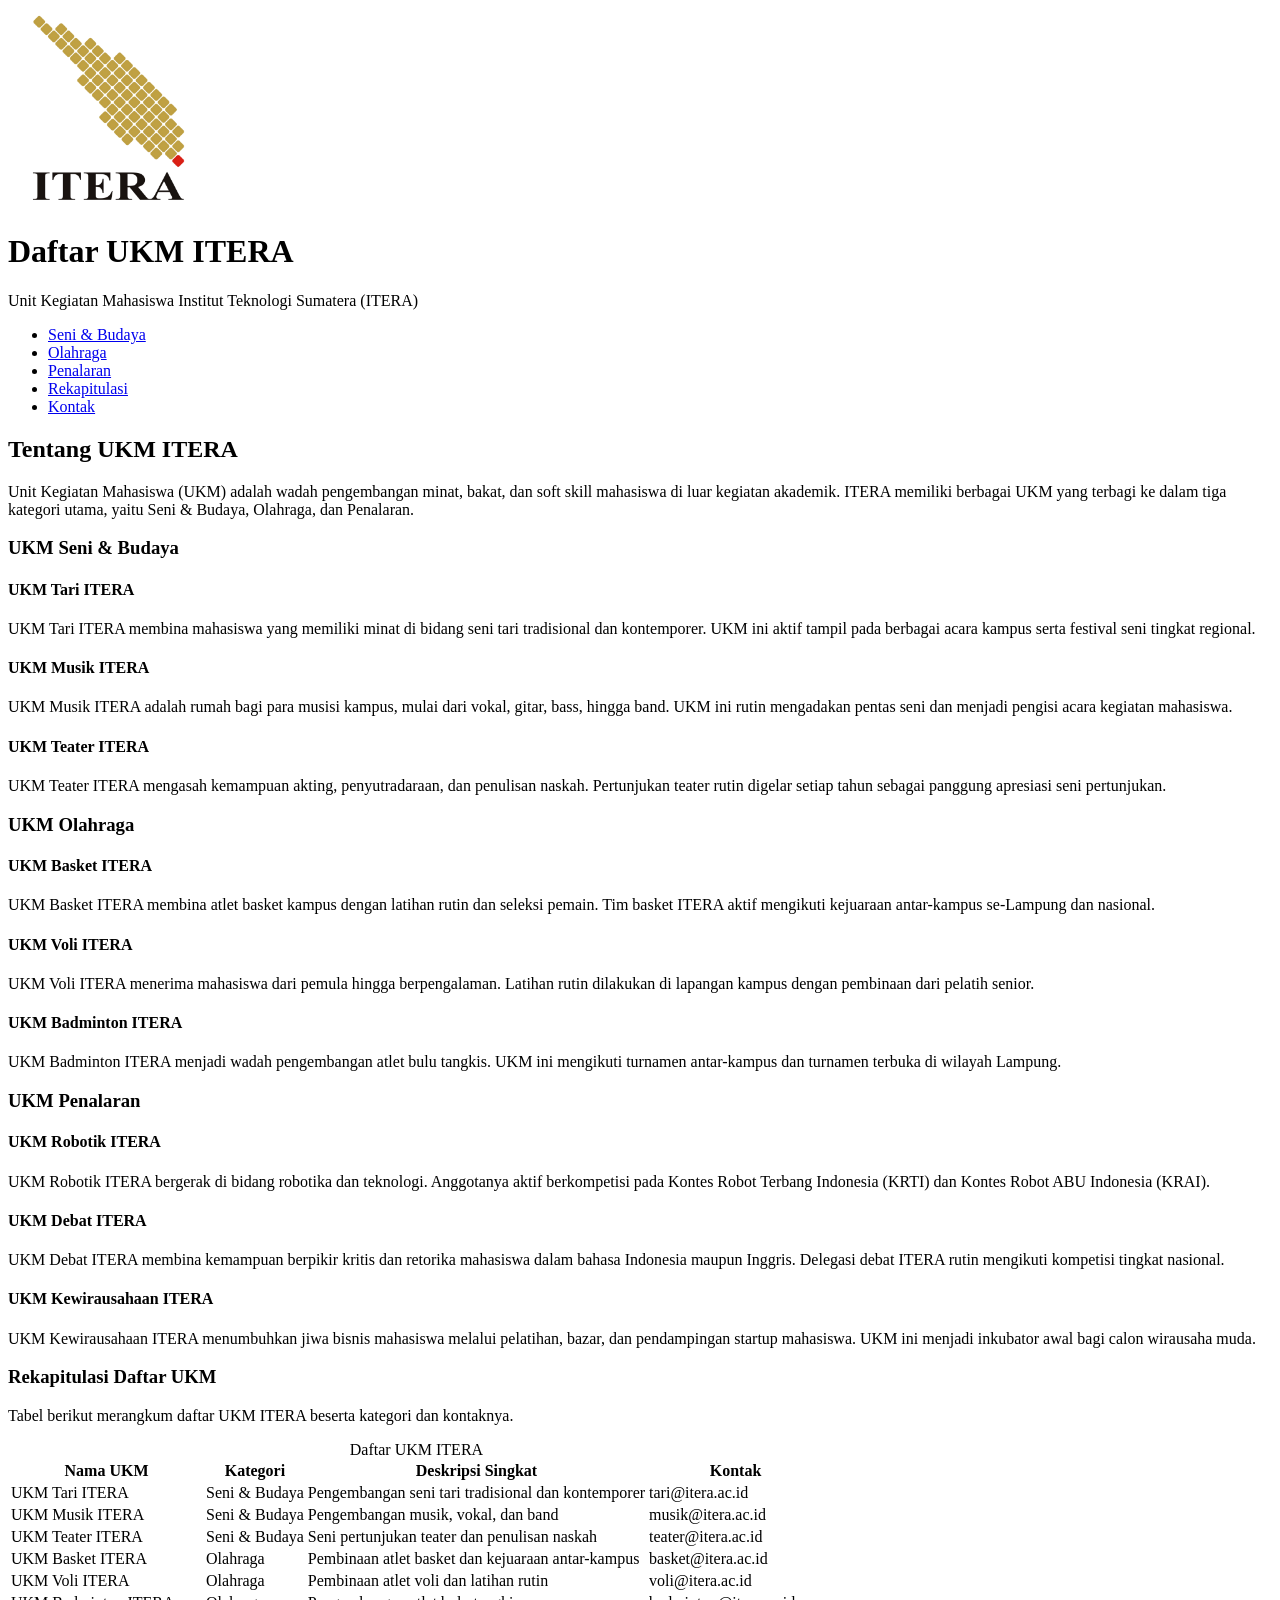
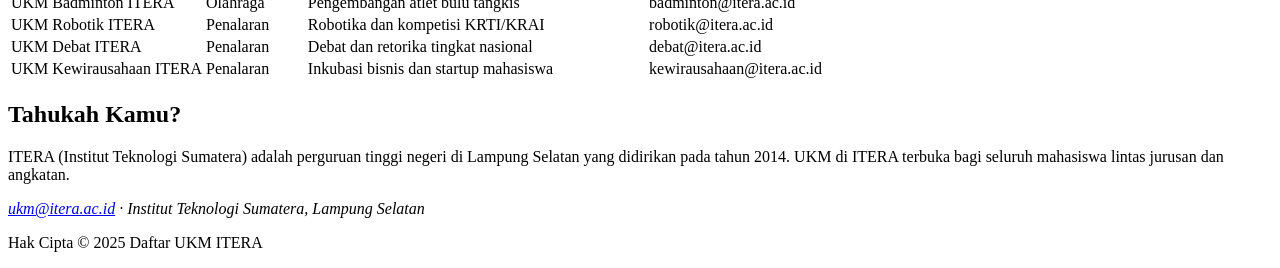
<file: tugas2/index.html>
<!DOCTYPE html>
<html lang="id">

<head>
    <meta charset="UTF-8">
    <meta name="viewport" content="width=device-width, initial-scale=1.0">
    <title>Daftar UKM ITERA</title>
</head>

<body>

    <header>
        <img src="Logo_ITERA.png" width="200" title="Logo Itera" alt="Itera, Institut teknologi Sumatera">
        <h1>Daftar UKM ITERA</h1>
        <p>Unit Kegiatan Mahasiswa Institut Teknologi Sumatera (ITERA)</p>
    </header>

    <nav>
        <ul>
            <li><a href="#seni-budaya">Seni &amp; Budaya</a></li>
            <li><a href="#olahraga">Olahraga</a></li>
            <li><a href="#penalaran">Penalaran</a></li>
            <li><a href="#rekap">Rekapitulasi</a></li>
            <li><a href="#kontak">Kontak</a></li>
        </ul>
    </nav>

    <main>
        <article>
            <h2>Tentang UKM ITERA</h2>
            <p>
                Unit Kegiatan Mahasiswa (UKM) adalah wadah pengembangan minat, bakat, dan
                soft skill mahasiswa di luar kegiatan akademik. ITERA memiliki berbagai UKM
                yang terbagi ke dalam tiga kategori utama, yaitu Seni &amp; Budaya,
                Olahraga, dan Penalaran.
            </p>

            <section id="seni-budaya">
                <h3>UKM Seni &amp; Budaya</h3>

                <section>
                    <h4>UKM Tari ITERA</h4>
                    <p>
                        UKM Tari ITERA membina mahasiswa yang memiliki minat di bidang seni
                        tari tradisional dan kontemporer. UKM ini aktif tampil pada berbagai
                        acara kampus serta festival seni tingkat regional.
                    </p>
                </section>

                <section>
                    <h4>UKM Musik ITERA</h4>
                    <p>
                        UKM Musik ITERA adalah rumah bagi para musisi kampus, mulai dari vokal,
                        gitar, bass, hingga band. UKM ini rutin mengadakan pentas seni dan
                        menjadi pengisi acara kegiatan mahasiswa.
                    </p>
                </section>

                <section>
                    <h4>UKM Teater ITERA</h4>
                    <p>
                        UKM Teater ITERA mengasah kemampuan akting, penyutradaraan, dan
                        penulisan naskah. Pertunjukan teater rutin digelar setiap tahun
                        sebagai panggung apresiasi seni pertunjukan.
                    </p>
                </section>
            </section>

            <section id="olahraga">
                <h3>UKM Olahraga</h3>

                <section>
                    <h4>UKM Basket ITERA</h4>
                    <p>
                        UKM Basket ITERA membina atlet basket kampus dengan latihan rutin
                        dan seleksi pemain. Tim basket ITERA aktif mengikuti kejuaraan
                        antar-kampus se-Lampung dan nasional.
                    </p>
                </section>

                <section>
                    <h4>UKM Voli ITERA</h4>
                    <p>
                        UKM Voli ITERA menerima mahasiswa dari pemula hingga berpengalaman.
                        Latihan rutin dilakukan di lapangan kampus dengan pembinaan dari
                        pelatih senior.
                    </p>
                </section>

                <section>
                    <h4>UKM Badminton ITERA</h4>
                    <p>
                        UKM Badminton ITERA menjadi wadah pengembangan atlet bulu tangkis.
                        UKM ini mengikuti turnamen antar-kampus dan turnamen terbuka
                        di wilayah Lampung.
                    </p>
                </section>
            </section>

            <section id="penalaran">
                <h3>UKM Penalaran</h3>

                <section>
                    <h4>UKM Robotik ITERA</h4>
                    <p>
                        UKM Robotik ITERA bergerak di bidang robotika dan teknologi.
                        Anggotanya aktif berkompetisi pada Kontes Robot Terbang Indonesia
                        (KRTI) dan Kontes Robot ABU Indonesia (KRAI).
                    </p>
                </section>

                <section>
                    <h4>UKM Debat ITERA</h4>
                    <p>
                        UKM Debat ITERA membina kemampuan berpikir kritis dan retorika
                        mahasiswa dalam bahasa Indonesia maupun Inggris. Delegasi debat
                        ITERA rutin mengikuti kompetisi tingkat nasional.
                    </p>
                </section>

                <section>
                    <h4>UKM Kewirausahaan ITERA</h4>
                    <p>
                        UKM Kewirausahaan ITERA menumbuhkan jiwa bisnis mahasiswa melalui
                        pelatihan, bazar, dan pendampingan startup mahasiswa. UKM ini
                        menjadi inkubator awal bagi calon wirausaha muda.
                    </p>
                </section>
            </section>

            <section id="rekap">
                <h3>Rekapitulasi Daftar UKM</h3>
                <p>Tabel berikut merangkum daftar UKM ITERA beserta kategori dan kontaknya.</p>

                <table>
                    <caption>Daftar UKM ITERA</caption>
                    <thead>
                        <tr>
                            <th scope="col">Nama UKM</th>
                            <th scope="col">Kategori</th>
                            <th scope="col">Deskripsi Singkat</th>
                            <th scope="col">Kontak</th>
                        </tr>
                    </thead>
                    <tbody>
                        <tr>
                            <td>UKM Tari ITERA</td>
                            <td>Seni &amp; Budaya</td>
                            <td>Pengembangan seni tari tradisional dan kontemporer</td>
                            <td>tari@itera.ac.id</td>
                        </tr>
                        <tr>
                            <td>UKM Musik ITERA</td>
                            <td>Seni &amp; Budaya</td>
                            <td>Pengembangan musik, vokal, dan band</td>
                            <td>musik@itera.ac.id</td>
                        </tr>
                        <tr>
                            <td>UKM Teater ITERA</td>
                            <td>Seni &amp; Budaya</td>
                            <td>Seni pertunjukan teater dan penulisan naskah</td>
                            <td>teater@itera.ac.id</td>
                        </tr>
                        <tr>
                            <td>UKM Basket ITERA</td>
                            <td>Olahraga</td>
                            <td>Pembinaan atlet basket dan kejuaraan antar-kampus</td>
                            <td>basket@itera.ac.id</td>
                        </tr>
                        <tr>
                            <td>UKM Voli ITERA</td>
                            <td>Olahraga</td>
                            <td>Pembinaan atlet voli dan latihan rutin</td>
                            <td>voli@itera.ac.id</td>
                        </tr>
                        <tr>
                            <td>UKM Badminton ITERA</td>
                            <td>Olahraga</td>
                            <td>Pengembangan atlet bulu tangkis</td>
                            <td>badminton@itera.ac.id</td>
                        </tr>
                        <tr>
                            <td>UKM Robotik ITERA</td>
                            <td>Penalaran</td>
                            <td>Robotika dan kompetisi KRTI/KRAI</td>
                            <td>robotik@itera.ac.id</td>
                        </tr>
                        <tr>
                            <td>UKM Debat ITERA</td>
                            <td>Penalaran</td>
                            <td>Debat dan retorika tingkat nasional</td>
                            <td>debat@itera.ac.id</td>
                        </tr>
                        <tr>
                            <td>UKM Kewirausahaan ITERA</td>
                            <td>Penalaran</td>
                            <td>Inkubasi bisnis dan startup mahasiswa</td>
                            <td>kewirausahaan@itera.ac.id</td>
                        </tr>
                    </tbody>
                </table>
            </section>
        </article>
    </main>

    <aside>
        <h2>Tahukah Kamu?</h2>
        <p>
            ITERA (Institut Teknologi Sumatera) adalah perguruan tinggi negeri di
            Lampung Selatan yang didirikan pada tahun 2014. UKM di ITERA terbuka
            bagi seluruh mahasiswa lintas jurusan dan angkatan.
        </p>
    </aside>

    <footer id="kontak">
        <address>
            <a href="mailto:ukm@itera.ac.id">ukm@itera.ac.id</a>
            &middot;
            Institut Teknologi Sumatera, Lampung Selatan
        </address>
        <p>Hak Cipta &copy; 2025 Daftar UKM ITERA</p>
    </footer>

</body>

</html>
</file>
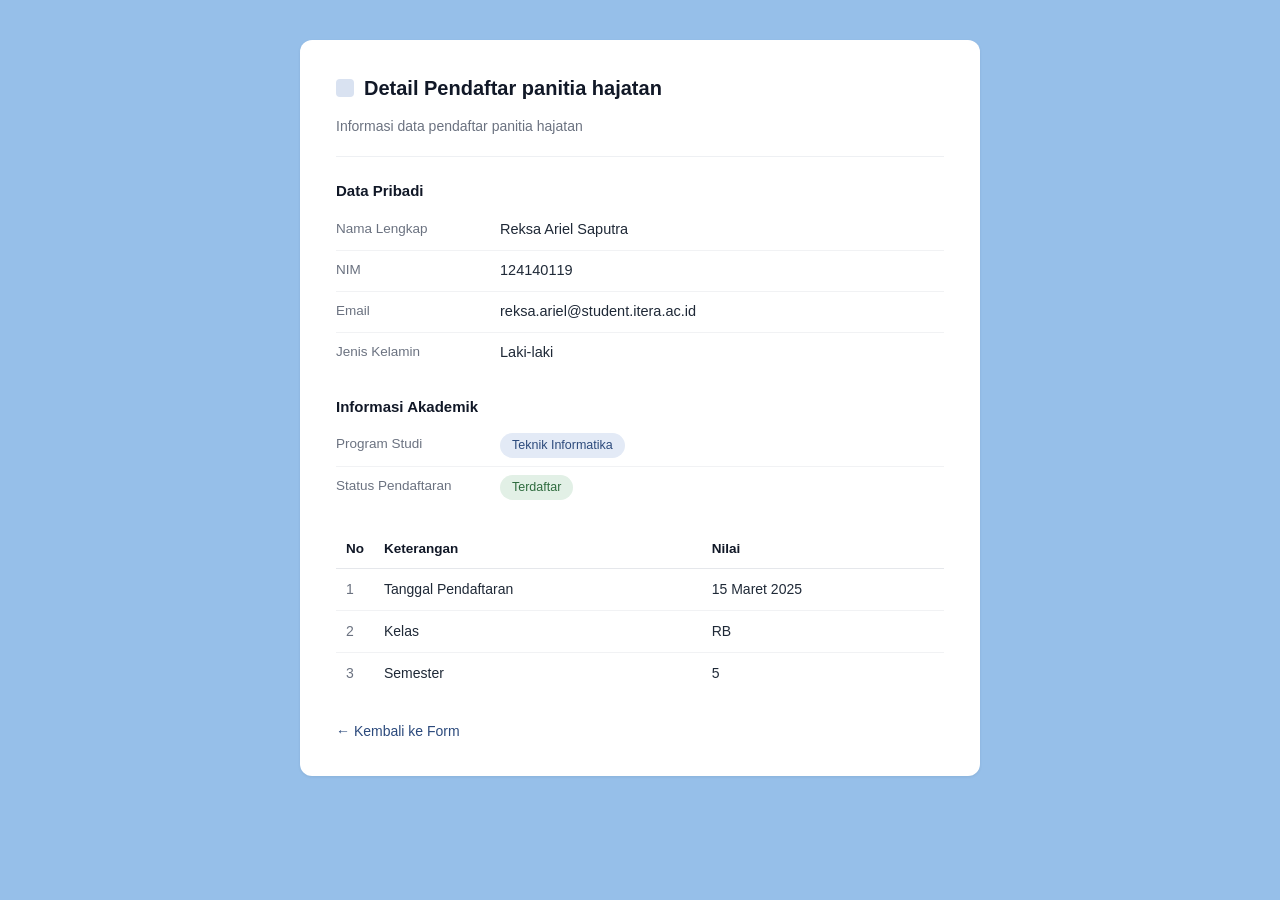
<file: Task_3/RB-Reksa Ariel Saputra-124140119-Tugas3-Pemweb-data.html>
<!DOCTYPE html>
<html lang="id">
<head>
    <meta charset="UTF-8">
    <meta name="viewport" content="width=device-width, initial-scale=1.0">
    <title>Detail Pendaftar</title>
    <link rel="stylesheet" href="styles.css">
</head>
<body>
    <div class="container detail-container">
        <h1 id="page-title">Detail Pendaftar panitia hajatan</h1>
        <p class="page-sub">Informasi data pendaftar panitia hajatan</p>
        
        <div id="detail-content">
            <div class="info-card">
                <h2>Data Pribadi</h2>
                <div class="info-row">
                    <span class="info-label">Nama Lengkap</span>
                    <span class="info-value">Reksa Ariel Saputra</span>
                </div>
                <div class="info-row">
                    <span class="info-label">NIM</span>
                    <span class="info-value">124140119</span>
                </div>
                <div class="info-row">
                    <span class="info-label">Email</span>
                    <span class="info-value">reksa.ariel@student.itera.ac.id</span>
                </div>
                <div class="info-row">
                    <span class="info-label">Jenis Kelamin</span>
                    <span class="info-value">Laki-laki</span>
                </div>
            </div>

            <div class="info-card">
                <h2>Informasi Akademik</h2>
                <div class="info-row">
                    <span class="info-label">Program Studi</span>
                    <span class="info-value">
                        <span class="badge badge-primary">Teknik Informatika</span>
                    </span>
                </div>
                <div class="info-row">
                    <span class="info-label">Status Pendaftaran</span>
                    <span class="info-value">
                        <span class="badge badge-success">Terdaftar</span>
                    </span>
                </div>
            </div>

            <table>
                <thead>
                    <tr>
                        <th>No</th>
                        <th>Keterangan</th>
                        <th>Nilai</th>
                    </tr>
                </thead>
                <tbody>
                    <tr>
                        <td>1</td>
                        <td>Tanggal Pendaftaran</td>
                        <td>15 Maret 2025</td>
                    </tr>
                    <tr>
                        <td>2</td>
                        <td>Kelas</td>
                        <td>RB</td>
                    </tr>
                    <tr>
                        <td>3</td>
                        <td>Semester</td>
                        <td>5</td>
                    </tr>
                </tbody>
            </table>
        </div>

        <a href="RB-Reksa Ariel Saputra-124140119-Tugas3-Pemweb-pendaftaran.html" class="btn-back">← Kembali ke Form</a>
    </div>
</body>
</html>
</file>
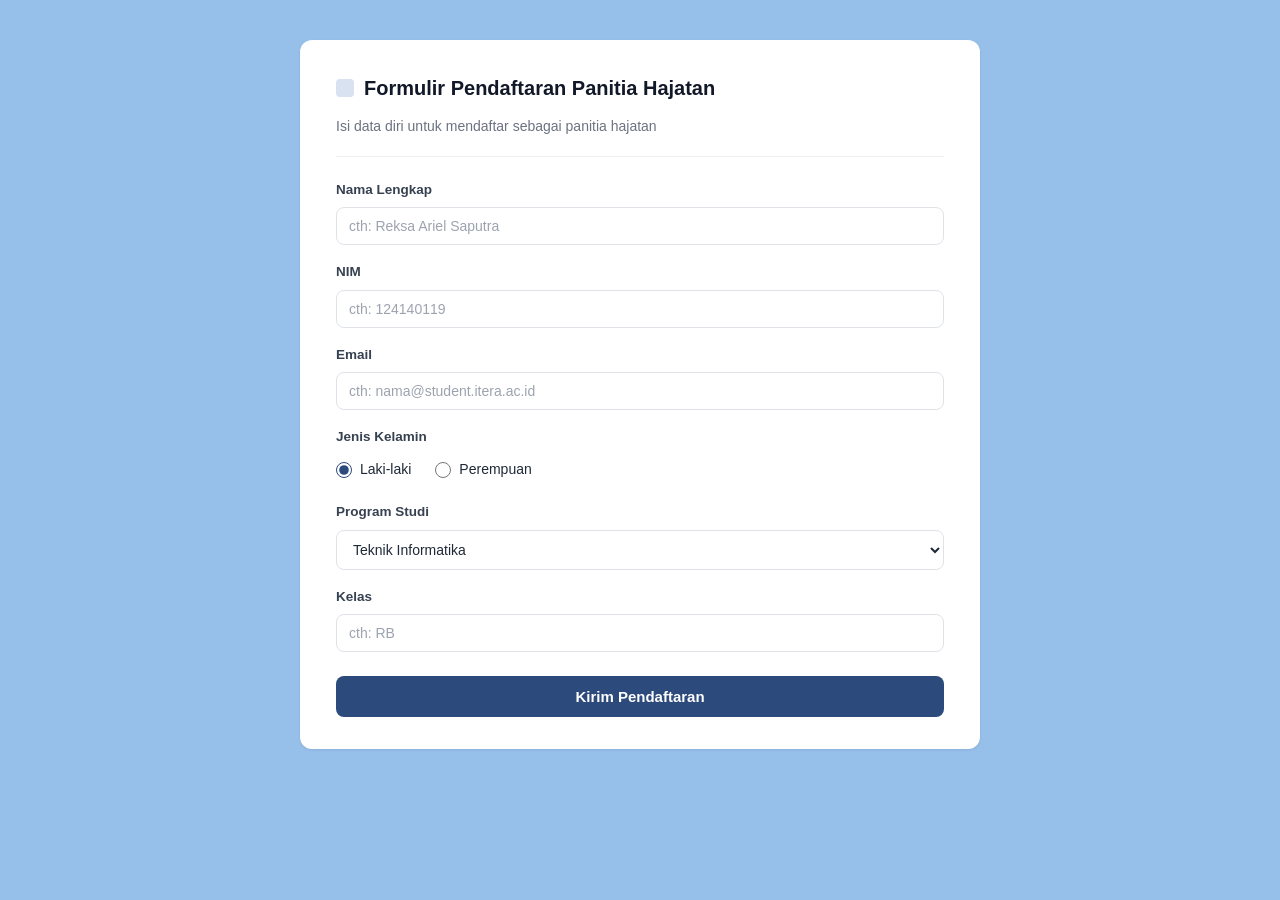
<file: Task_3/RB-Reksa Ariel Saputra-124140119-Tugas3-Pemweb-pendaftaran.html>
<!DOCTYPE html>
<html lang="id">
<head>
    <meta charset="UTF-8">
    <meta name="viewport" content="width=device-width, initial-scale=1.0">
    <title>Formulir Pendaftaran Panitia Hajatan</title>
    <link rel="stylesheet" href="styles.css">
</head>
<body>
    <div class="container detail-container">
        <h1 id="page-title">Formulir Pendaftaran Panitia Hajatan</h1>
        <p class="page-sub">Isi data diri untuk mendaftar sebagai panitia hajatan</p>

        <form action="detail.html" method="get">
            <div class="form-group">
                <label for="nama">Nama Lengkap</label>
                <input type="text" id="nama" name="nama" placeholder="cth: Reksa Ariel Saputra" required>
            </div>

            <div class="form-group">
                <label for="nim">NIM</label>
                <input type="text" id="nim" name="nim" placeholder="cth: 124140119" required>
            </div>

            <div class="form-group">
                <label for="email">Email</label>
                <input type="email" id="email" name="email" placeholder="cth: nama@student.itera.ac.id" required>
            </div>

            <div class="form-group">
                <span class="form-label">Jenis Kelamin</span>
                <div class="radio-group">
                    <label class="radio"><input type="radio" name="jk" value="Laki-laki" checked> Laki-laki</label>
                    <label class="radio"><input type="radio" name="jk" value="Perempuan"> Perempuan</label>
                </div>
            </div>

            <div class="form-group">
                <label for="prodi">Program Studi</label>
                <select id="prodi" name="prodi">
                    <option value="Teknik Informatika">Teknik Informatika</option>
                    <option value="Teknik Elektro">Teknik Elektro</option>
                    <option value="Teknik Sipil">Teknik Sipil</option>
                    <option value="Teknik Mesin">Teknik Mesin</option>
                </select>
            </div>

            <div class="form-group">
                <label for="kelas">Kelas</label>
                <input type="text" id="kelas" name="kelas" placeholder="cth: RB">
            </div>

            <button type="submit" class="btn-submit">Kirim Pendaftaran</button>
        </form>
    </div>
</body>
</html>
</file>
<file: Task_3/styles.css>
/* Halaman Detail Pendaftar — tema bersih ala dokumen (kartu putih, aksen kotak) */

* {
    box-sizing: border-box;
    margin: 0;
    padding: 0;
}

body {
    font-family: -apple-system, BlinkMacSystemFont, "Segoe UI", Roboto, "Helvetica Neue", Arial, sans-serif;
    background: #80b1e5d1;
    color: #1f2937;
    line-height: 1.65;
    font-size: 14.5px;
    padding: 40px 20px 64px;
}

.container {
    max-width: 680px;
    margin: 0 auto;
}

.detail-container {
    background: #ffffff;
    border-radius: 12px;
    box-shadow: 0 1px 3px rgba(16, 24, 40, 0.08);
    padding: 32px 36px;
}

/* Judul dengan kotak aksen kecil seperti di contoh */
#page-title {
    font-size: 20px;
    font-weight: 700;
    color: #111827;
}

#page-title::before {
    content: "";
    display: inline-block;
    width: 18px;
    height: 18px;
    background: #d9e2f1;
    border-radius: 4px;
    margin-right: 10px;
    vertical-align: -2px;
}

.page-sub {
    color: #6b7280;
    font-size: 14px;
    margin-top: 10px;
    padding-bottom: 18px;
    border-bottom: 1px solid #eef0f3;
}

/* Bagian: judul tebal sederhana */
.info-card {
    margin-top: 22px;
}

.info-card h2 {
    font-size: 15px;
    font-weight: 700;
    color: #111827;
    margin-bottom: 6px;
}

/* Baris data: label abu, nilai gelap */
.info-row {
    display: flex;
    gap: 14px;
    padding: 8px 0;
    border-bottom: 1px solid #f1f2f4;
}

.info-row:last-child {
    border-bottom: none;
}

.info-label {
    flex: 0 0 150px;
    color: #6b7280;
    font-size: 13.5px;
}

.info-value {
    flex: 1;
    color: #1f2937;
}

/* Label status: pil lembut, tidak mencolok */
.badge {
    display: inline-block;
    font-size: 12.5px;
    padding: 2px 12px;
    border-radius: 999px;
    background: #eef1f5;
    color: #4b5563;
}

.badge-primary {
    background: #e3eaf6;
    color: #2c4a7c;
}

.badge-success {
    background: #e2f0e6;
    color: #2e6b3e;
}

/* Tabel ringkas */
table {
    width: 100%;
    margin-top: 22px;
    border-collapse: collapse;
    font-size: 14px;
}

thead th {
    text-align: left;
    font-weight: 700;
    font-size: 13.5px;
    color: #111827;
    padding: 8px 10px;
    border-bottom: 1px solid #e5e7eb;
}

tbody td {
    padding: 9px 10px;
    border-bottom: 1px solid #f1f2f4;
    color: #1f2937;
}

tbody tr:last-child td {
    border-bottom: none;
}

tbody td:first-child {
    color: #6b7280;
    width: 36px;
}

/* Tautan kembali */
.btn-back {
    display: inline-block;
    margin-top: 26px;
    color: #2c4a7c;
    text-decoration: none;
    font-size: 14px;
}

.btn-back:hover {
    text-decoration: underline;
}

/* Layar kecil */
@media (max-width: 520px) {
    .detail-container {
        padding: 24px 20px;
    }

    .info-row {
        flex-direction: column;
        gap: 2px;
    }

    .info-label {
        flex: none;
        font-size: 12.5px;
    }
}

/* Formulir pendaftaran */

form {
    margin-top: 22px;
}

.form-group {
    margin-bottom: 16px;
}

.form-group > label,
.form-label {
    display: block;
    font-size: 13.5px;
    font-weight: 600;
    color: #374151;
    margin-bottom: 6px;
}

.form-group input[type="text"],
.form-group input[type="email"],
.form-group select {
    width: 100%;
    padding: 10px 12px;
    font-size: 14px;
    color: #1f2937;
    background: #ffffff;
    border: 1px solid #dfe3e8;
    border-radius: 8px;
}

.form-group input[type="text"]:focus,
.form-group input[type="email"]:focus,
.form-group select:focus {
    outline: none;
    border-color: #2c4a7c;
    box-shadow: 0 0 0 3px rgba(44, 74, 124, 0.12);
}

.form-group input::placeholder {
    color: #9ca3af;
}

.radio-group {
    display: flex;
    gap: 24px;
    padding: 4px 0;
}

.radio {
    display: flex;
    align-items: center;
    gap: 8px;
    font-size: 14px;
    color: #1f2937;
    cursor: pointer;
}

.radio input[type="radio"] {
    accent-color: #2c4a7c;
    width: 16px;
    height: 16px;
    cursor: pointer;
}

.btn-submit {
    width: 100%;
    margin-top: 8px;
    padding: 12px;
    font-size: 15px;
    font-weight: 600;
    color: #ffffff;
    background: #2c4a7c;
    border: none;
    border-radius: 8px;
    cursor: pointer;
}

.btn-submit:hover {
    background: #233d66;
}
</file>
